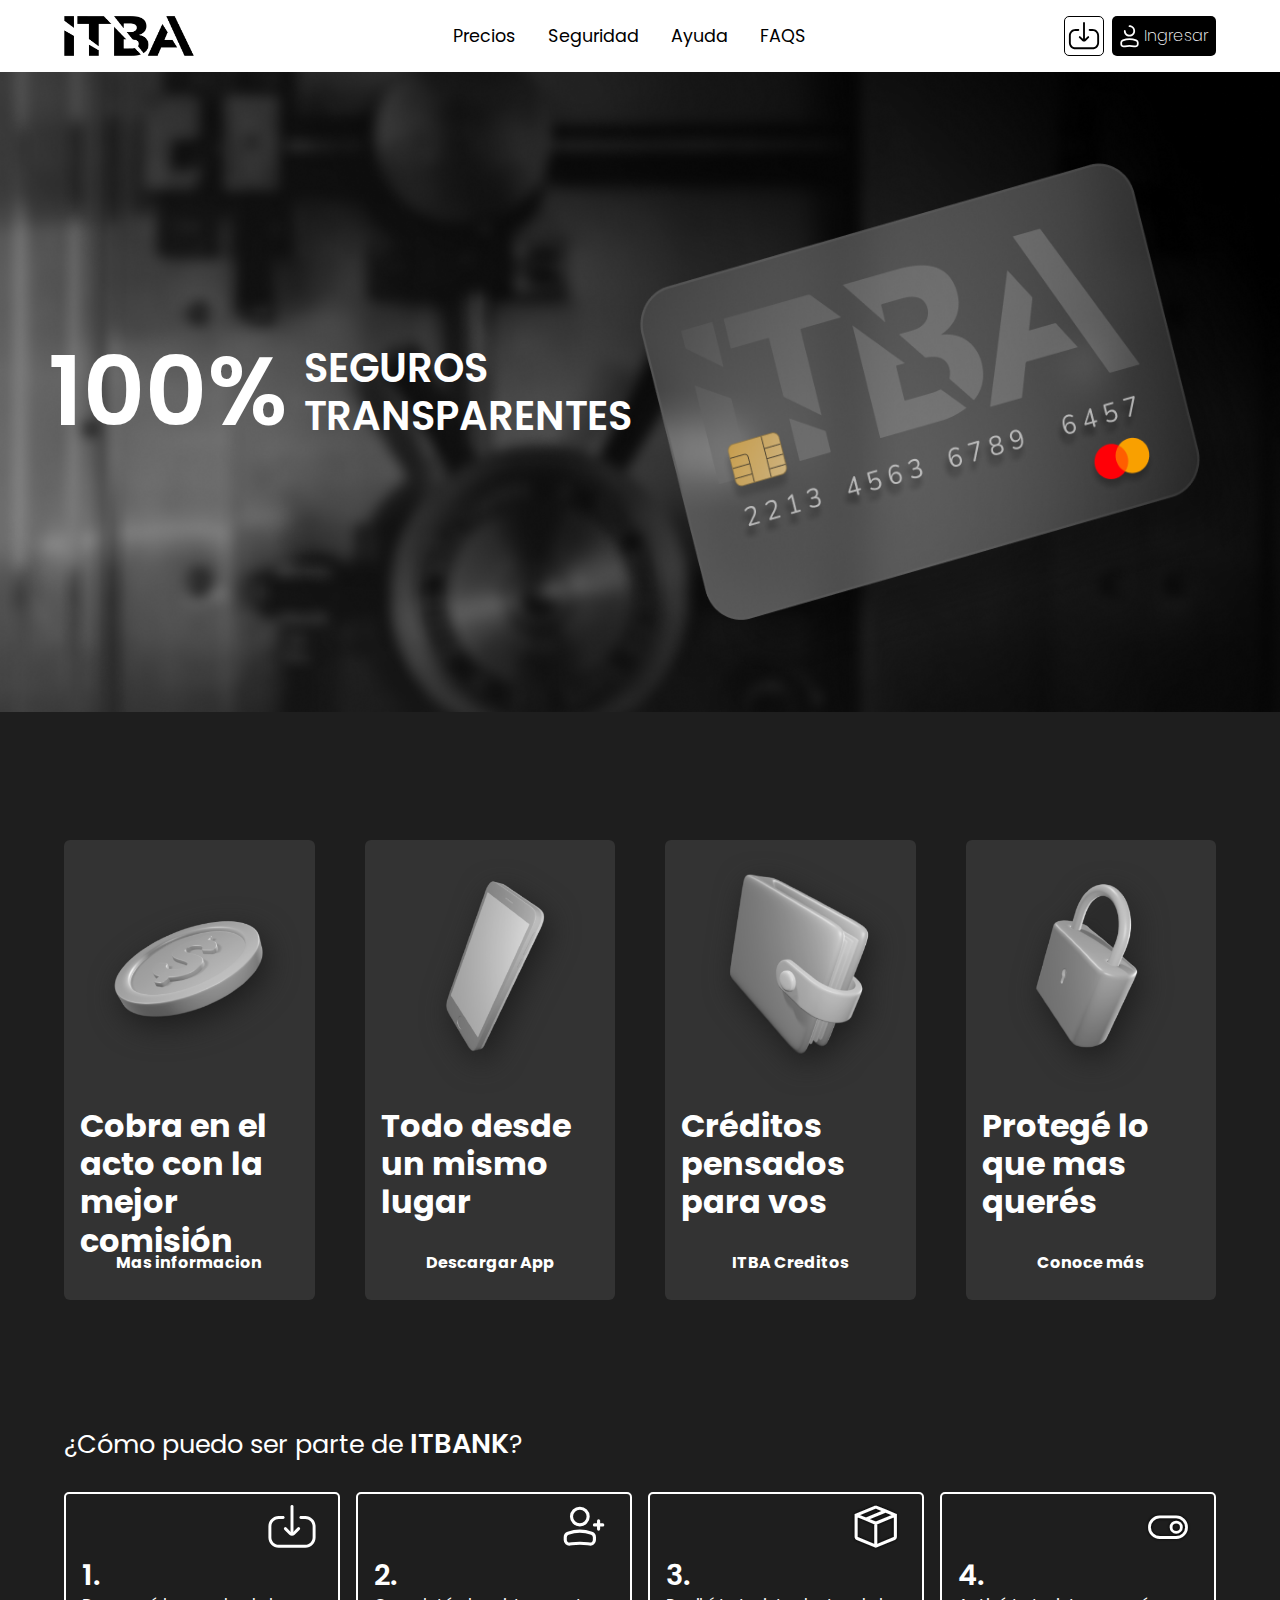
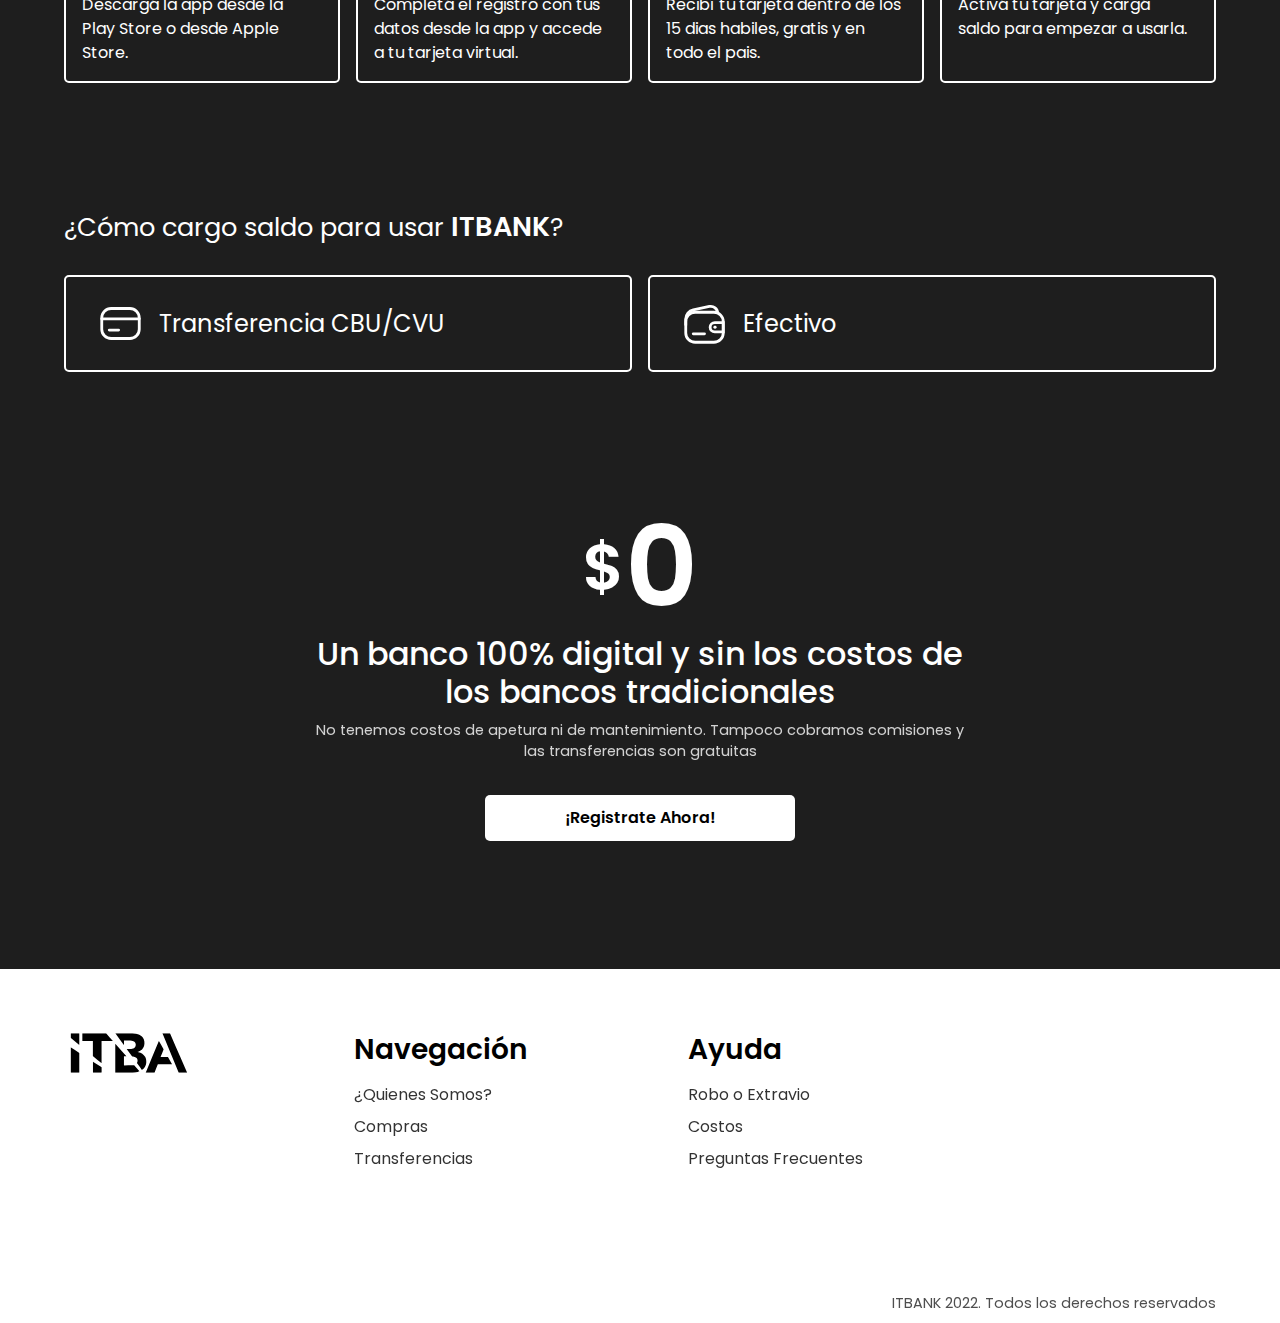
<file: entrega/index.html>
<!DOCTYPE html>
<html lang="es">
  <head>
    <meta charset="UTF-8" />
    <meta http-equiv="X-UA-Compatible" content="IE=edge" />
    <meta name="viewport" content="width=device-width, initial-scale=1.0" />
    <title>ITBANK</title>
    <link rel="icon" href="./Img/icons/ITBA-logo.svg" />
    <link
      rel="stylesheet"
      href="https://cdn.jsdelivr.net/npm/bootstrap@5.2.0-beta1/dist/css/bootstrap.min.css"
    />
    <link rel="preconnect" href="https://fonts.googleapis.com" />
    <link rel="preconnect" href="https://fonts.gstatic.com" crossorigin />
    <link
      href="https://fonts.googleapis.com/css2?family=Poppins:ital,wght@0,100;0,200;0,300;0,400;0,500;0,600;0,700;0,800;0,900;1,100;1,200;1,300;1,400;1,500;1,600;1,700;1,800;1,900&display=swap"
      rel="stylesheet"
    />
    <link rel="stylesheet" href="./css/style.css" />
  </head>
  <body>
    <!-- Nav -->
    <nav>
      <div class="nav-container">
        <div class="logo">
          <a href="./index.html">
            <img src="./Img/icon-itba-logo.png" alt="Logo ITBANK" />
          </a>
        </div>
        <div class="blanco"></div>
        <ul class="nav-links">
          <li><a href="">Precios</a></li>
          <li><a href="">Seguridad</a></li>
          <li><a href="">Ayuda</a></li>
          <li><a href="">FAQS</a></li>
        </ul>
        <div class="nav-btns">
          <button class="btn-descargar">
            <img src="./Img/icons/Download.svg" alt="" />
          </button>
          <a href="login.html">
            <button class="btn-ingresar">
              <img src="./Img/icons/User.svg" alt="" />
              Ingresar
            </button>
          </a>
        </div>
        <div class="bars" tabindex="0">
          <div class="bars-bar"></div>
        </div>
      </div>
    </nav>
    <!-- Header -->
    <header>
      <div class="header-img">
        <img src="./Img/Fondo-banco-ITBA.png" alt="" />
      </div>
      <div class="header-container">
        <div class="header-info">
          <h1 class="header-info-100">100%</h1>
          <h1 class="header-info-seguros">SEGUROS TRANSPARENTES</h1>
        </div>
        <div class="header-tarjeta">
          <img src="./Img/Tarjeta-ITBA-mirror.png" alt="" />
        </div>
      </div>
    </header>
    <!-- Cards -->
    <section class="cards">
      <div class="card-container">
        <div class="card">
          <div class="card-img">
            <img src="Img\card\Vector.png" class="card-img-top" />
          </div>
          <div class="card-body">
            <h5 class="card-title">Cobra en el acto con la mejor comisión</h5>
          </div>
          <a href="#" class="btn-primary">Mas informacion</a>
        </div>
        <div class="card">
          <div class="card-img">
            <img src="Img\card\Vector (3).png" class="card-img-top" />
          </div>
          <div class="card-body">
            <h5 class="card-title">Todo desde un mismo lugar</h5>
          </div>
          <a href="#" class="btn-primary">Descargar App</a>
        </div>
        <div class="card">
          <div class="card-img">
            <img src="Img\card\Vector (2).png" class="card-img-top" />
          </div>
          <div class="card-body">
            <h5 class="card-title">Créditos pensados para vos</h5>
          </div>
          <a href="#" class="btn-primary">ITBA Creditos</a>
        </div>
        <div class="card">
          <div class="card-img">
            <img src="Img\card\Vector (1).png" class="card-img-top" />
          </div>
          <div class="card-body">
            <h5 class="card-title">Protegé lo que mas querés</h5>
          </div>
          <a href="#" class="btn-primary">Conoce más</a>
        </div>
      </div>
    </section>
    <!-- Ser Parte Section -->
    <section class="ser-parte">
      <h2 class="subtitulo">
        ¿Cómo puedo ser parte de <span class="itbank">ITBANK</span>?
      </h2>
      <div class="parte-container">
        <div class="parte-section">
          <div class="parte-card">
            <h3 class="parte-num">1.</h3>
            <p>Descargá la app desde la Play Store o desde Apple Store.</p>
            <div class="parte-icon">
              <img src="./Img/icons/Download.svg" alt="" />
            </div>
          </div>
          <div class="parte-card">
            <h3 class="parte-num">2.</h3>
            <p>
              Completá el registro con tus datos desde la app y accede a tu
              tarjeta virtual.
            </p>
            <div class="parte-icon">
              <img src="./Img/icons/userPlus.svg" alt="" />
            </div>
          </div>
        </div>
        <div class="parte-section">
          <div class="parte-card">
            <h3 class="parte-num">3.</h3>
            <p>
              Recibí tu tarjeta dentro de los 15 dias habiles, gratis y en todo
              el pais.
            </p>
            <div class="parte-icon">
              <img src="./Img/icons/paquete.svg" alt="" />
            </div>
          </div>
          <div class="parte-card">
            <h3 class="parte-num">4.</h3>
            <p>Activá tu tarjeta y cargá saldo para empezar a usarla.</p>
            <div class="parte-icon">
              <img src="./Img/icons/btnOn.svg" alt="" />
            </div>
          </div>
        </div>
      </div>
    </section>
    <!-- Cargar Saldo Section -->
    <section class="cargar-saldo">
      <h2 class="subtitulo">
        ¿Cómo cargo saldo para usar <span class="itbank">ITBANK</span>?
      </h2>
      <div class="cargar-container">
        <div class="cargar-card">
          <div class="cargar-img">
            <img src="./Img/icons/tarjeta.svg" alt="" />
          </div>
          <p>Transferencia CBU/CVU</p>
        </div>
        <div class="cargar-card">
          <div class="cargar-img">
            <img src="./Img/icons/billetera.svg" alt="" />
          </div>
          <p>Efectivo</p>
        </div>
      </div>
    </section>
    <!-- Banco Digital Section -->
    <section class="banco-digital">
      <h2 class="cero-pesos"><span class="pesos">$</span>0</h2>
      <h2>
        Un banco 100% digital y sin los costos de los bancos tradicionales
      </h2>
      <p>
        No tenemos costos de apetura ni de mantenimiento. Tampoco cobramos
        comisiones y las transferencias son gratuitas
      </p>
      <a href="">
        <button class="btn-registrate">¡Registrate Ahora!</button>
      </a>
    </section>
    <!-- Footer -->
    <footer>
      <div class="footer-container">
        <div class="footer-section">
          <div class="logo">
            <img
              class="footer-logo"
              src="./Img/icons/ITBA-logo.svg"
              alt="Logo ITBANK"
            />
          </div>
          <div class="redes">
            <a href=""></a>
            <a href=""></a>
            <a href=""></a>
          </div>
        </div>
        <div class="footer-section">
          <h3>Navegación</h3>
          <ul>
            <li><a href="">¿Quienes Somos?</a></li>
            <li><a href="">Compras</a></li>
            <li><a href="">Transferencias</a></li>
          </ul>
        </div>
        <div class="footer-section">
          <h3>Ayuda</h3>
          <ul>
            <li><a href="">Robo o Extravio</a></li>
            <li><a href="">Costos</a></li>
            <li><a href="">Preguntas Frecuentes</a></li>
          </ul>
        </div>
        <div class="copyright">ITBANK 2022. Todos los derechos reservados</div>
      </div>
    </footer>
    <script src="./js/index.js"></script>
  </body>
</html>
</file>
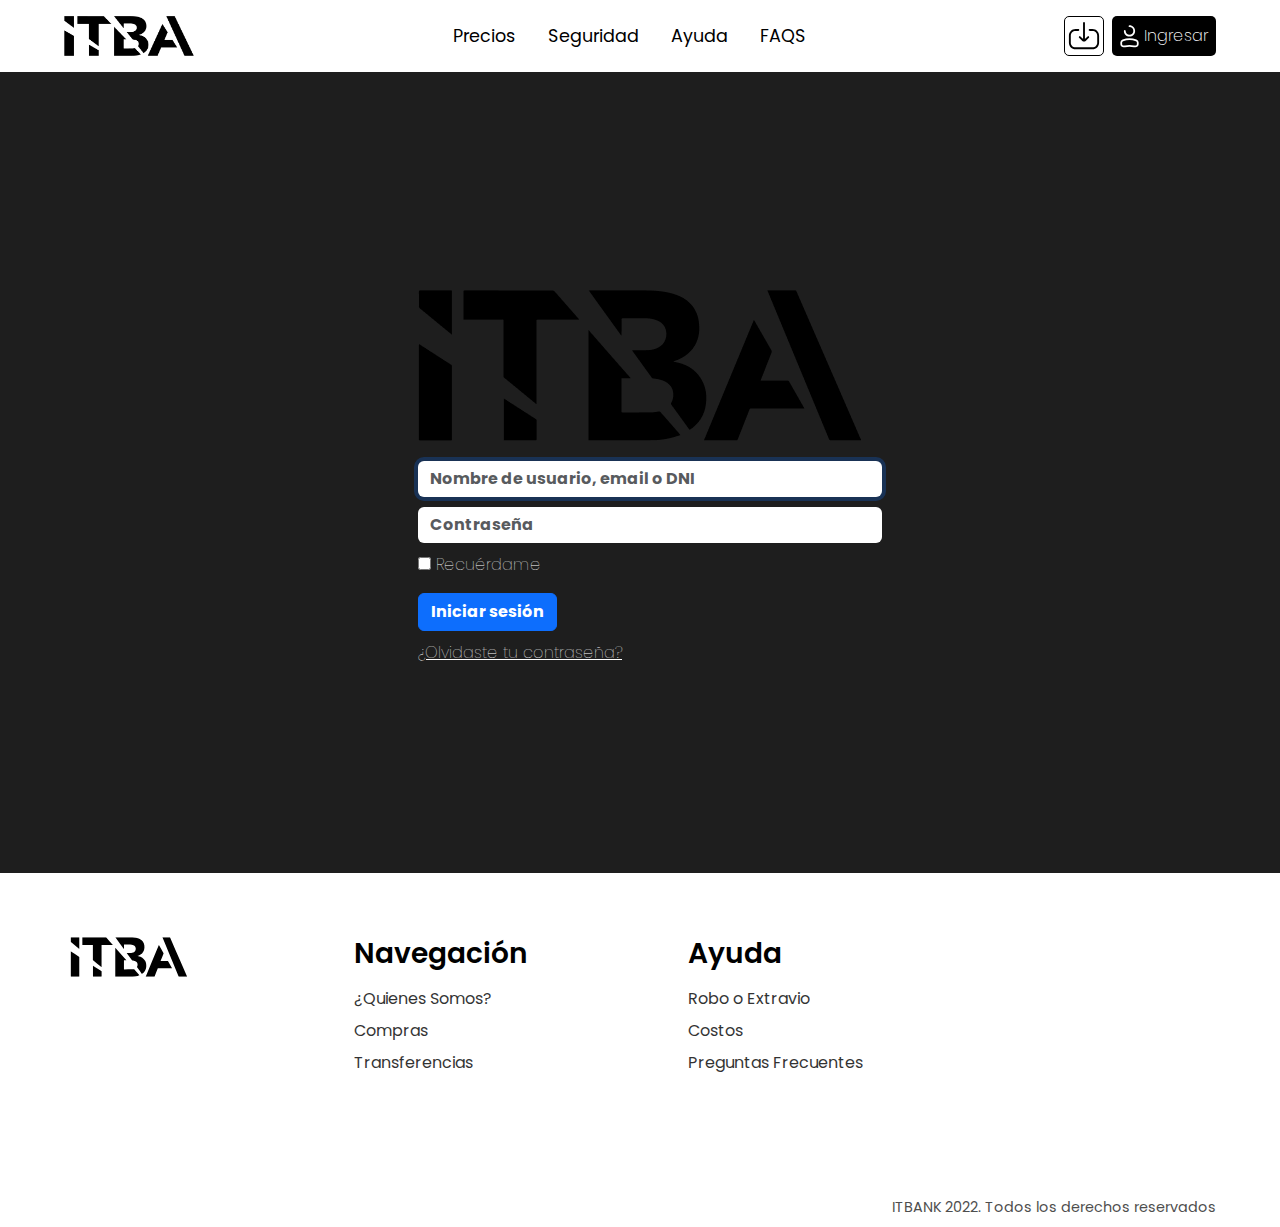
<file: entrega/login.html>
<!DOCTYPE html>
<html lang="es">
  <head>
    <meta charset="UTF-8" />
    <meta http-equiv="X-UA-Compatible" content="IE=edge" />
    <meta name="viewport" content="width=device-width, initial-scale=1.0" />
    <title>ITBANK</title>
    <link rel="icon" href="./Img/icons/ITBA-logo.svg" />
    <link
      rel="stylesheet"
      href="https://cdn.jsdelivr.net/npm/bootstrap@5.2.0-beta1/dist/css/bootstrap.min.css"
    />
    <link rel="preconnect" href="https://fonts.googleapis.com" />
    <link rel="preconnect" href="https://fonts.gstatic.com" crossorigin />
    <link
      href="https://fonts.googleapis.com/css2?family=Poppins:ital,wght@0,100;0,200;0,300;0,400;0,500;0,600;0,700;0,800;0,900;1,100;1,200;1,300;1,400;1,500;1,600;1,700;1,800;1,900&display=swap"
      rel="stylesheet"
    />
    <link rel="stylesheet" href="./css/style-login.css" />
  </head>
  <body class="body">
    <!-- Nav -->
    <nav>
      <div class="nav-container">
        <div class="logo">
          <a href="./index.html">
            <img src="./Img/icon-itba-logo.png" alt="Logo ITBANK" />
          </a>
        </div>
        <div class="blanco"></div>
        <ul class="nav-links">
          <li><a href="">Precios</a></li>
          <li><a href="">Seguridad</a></li>
          <li><a href="">Ayuda</a></li>
          <li><a href="">FAQS</a></li>
        </ul>
        <div class="nav-btns">
          <button class="btn-descargar">
            <img src="./Img/icons/Download.svg" alt="" />
          </button>
          <a href="./html/login.html">
            <button class="btn-ingresar">
              <img src="./Img/icons/User.svg" alt="" />
              Ingresar
            </button>
          </a>
        </div>
        <div class="bars" tabindex="0">
          <div class="bars-bar"></div>
        </div>
      </div>
    </nav>
    <section class="flex-container">
      <div class="container-form">
        <!-- Form -->
        <div class="form-signin">
          <form>
            <img src="Img\icon-itba-logo.png" alt="20px" style="margin: 10px" />
            <input
              class="form-control"
              placeholder="Nombre de usuario, email o DNI"
              required
              autofocus
            />
            <input class="form-control" placeholder="Contraseña" required />
            <div class="checkbox mb-3">
              <label>
                <input type="checkbox" value="remember-me" /> Recuérdame
              </label>
            </div>
            <a
              href="#"
              class="btn btn-primary"
              role="button"
              aria-disabled="true"
              >Iniciar sesión</a
            >
            <a href="#" class="btn-secondary" role="button" aria-disabled="true"
              >¿Olvidaste tu contraseña?</a
            >
          </form>
        </div>
        <!-- Img-Form -->
        <div class="img-form">
          <div class="header-img">
            <img src="./Img/Fondo-banco-ITBA.png" alt="" />
          </div>
          <div class="header-info">
            <h1 class="header-info-100">100%</h1>
            <h1 class="header-info-seguros">SEGUROS TRANSPARENTES</h1>
          </div>
          <div class="header-tarjeta">
            <img src="./Img/Tarjeta-ITBA-mirror.png" alt="" />
          </div>
        </div>
      </div>
    </section>

    <!-- Footer -->
    <footer>
      <div class="footer-container">
        <div class="footer-section">
          <div class="logo">
            <img
              class="footer-logo"
              src="./Img/icons/ITBA-logo.svg"
              alt="Logo ITBANK"
            />
          </div>
          <div class="redes">
            <a href=""></a>
            <a href=""></a>
            <a href=""></a>
          </div>
        </div>
        <div class="footer-section">
          <h3>Navegación</h3>
          <ul>
            <li><a href="">¿Quienes Somos?</a></li>
            <li><a href="">Compras</a></li>
            <li><a href="">Transferencias</a></li>
          </ul>
        </div>
        <div class="footer-section">
          <h3>Ayuda</h3>
          <ul>
            <li><a href="">Robo o Extravio</a></li>
            <li><a href="">Costos</a></li>
            <li><a href="">Preguntas Frecuentes</a></li>
          </ul>
        </div>
        <div class="copyright">ITBANK 2022. Todos los derechos reservados</div>
      </div>
    </footer>
    <script src="./js/index.js"></script>
  </body>
</html>
</file>
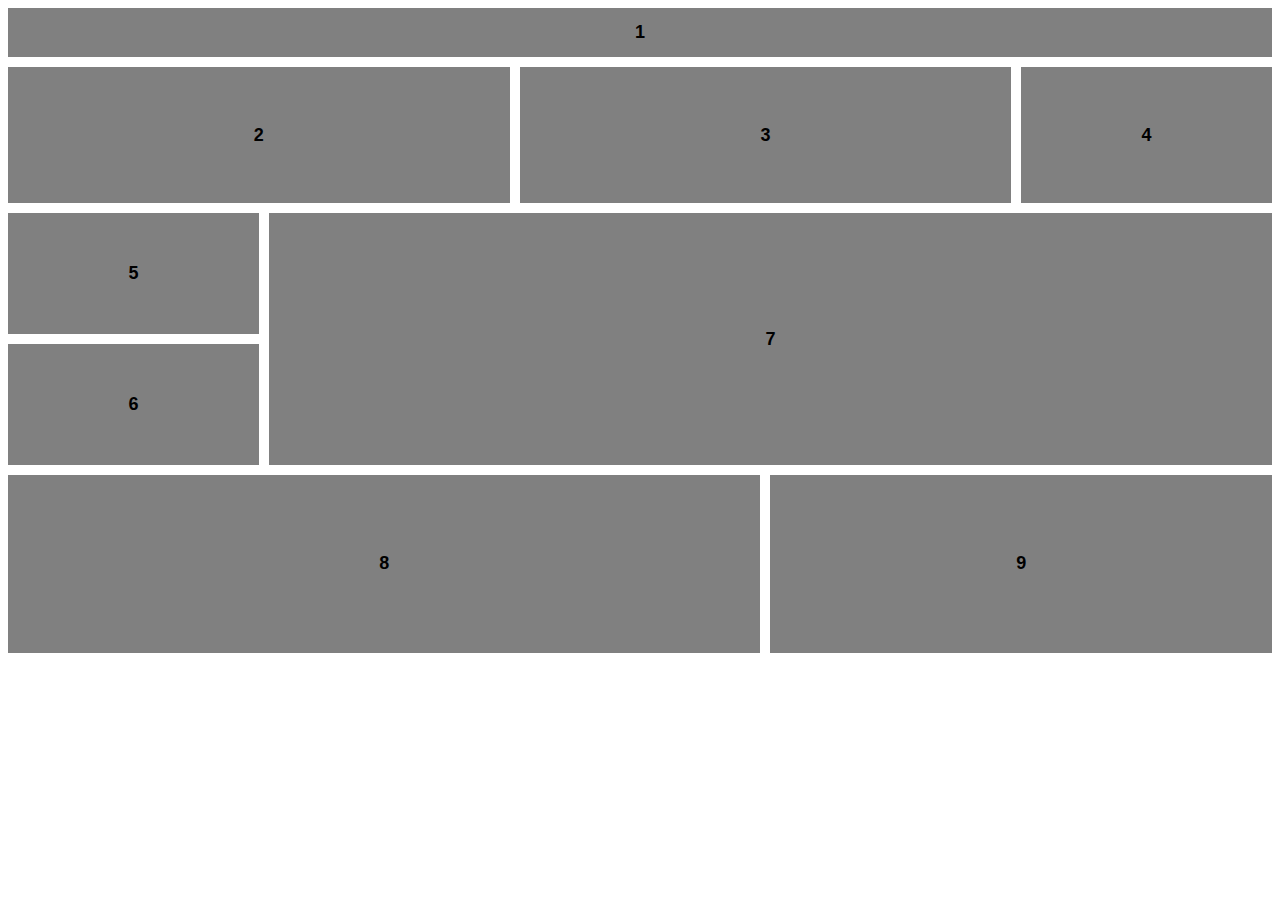
<file: lesson-4/layout-class-4.html>
<!DOCTYPE html>
<html lang="en">
  <head>
    <meta charset="UTF-8" />
    <meta http-equiv="X-UA-Compatible" content="IE=edge" />
    <meta name="viewport" content="width=device-width, initial-scale=1.0" />
    <title>LAYOUT</title>
    <link href="layout-class-4.css" rel="stylesheet" />
  </head>
  <body>
    <div class="container">
      <div class="box1">1</div>
      <div class="box2">2</div>
      <div class="box3">3</div>
      <div class="box4">4</div>
      <div class="box5">5</div>
      <div class="box6">6</div>
      <div class="box7">7</div>
      <div class="box8">8</div>
      <div class="box9">9</div>
    </div>
  </body>
</html>
</file>
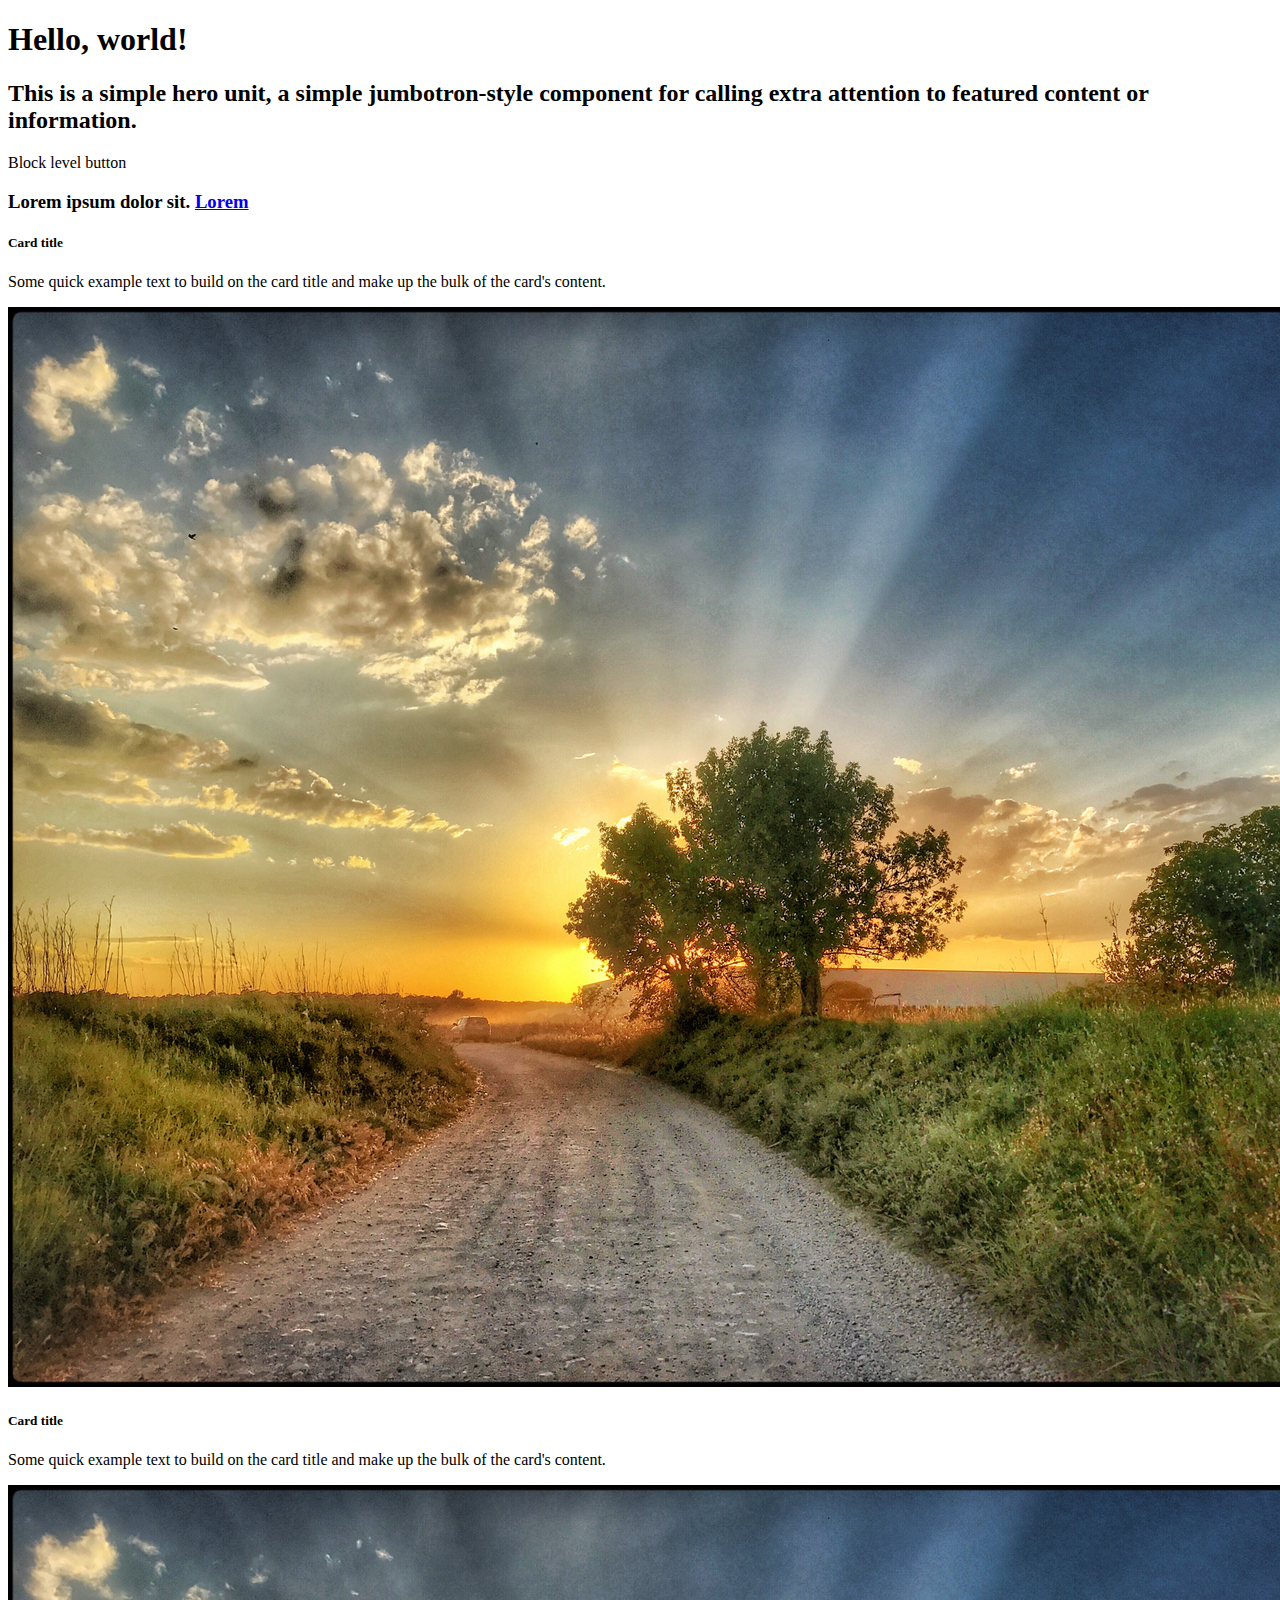
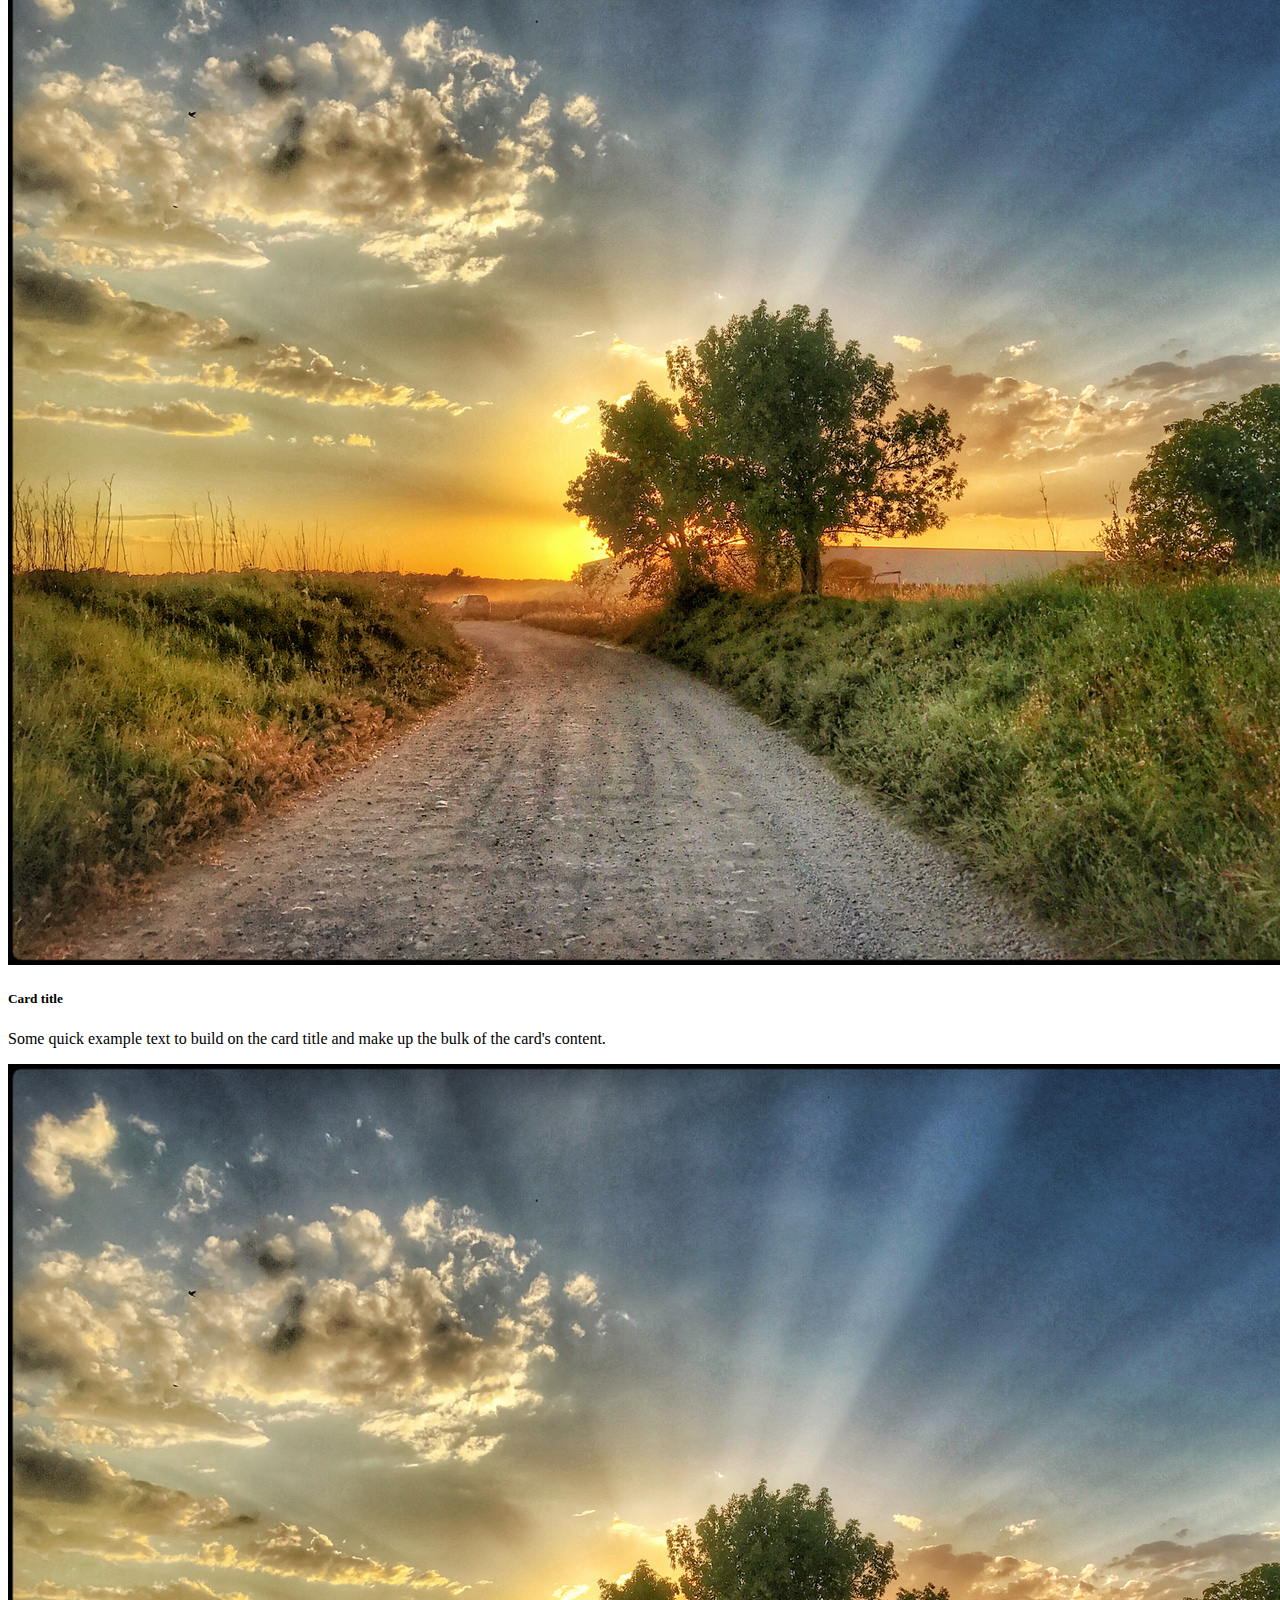
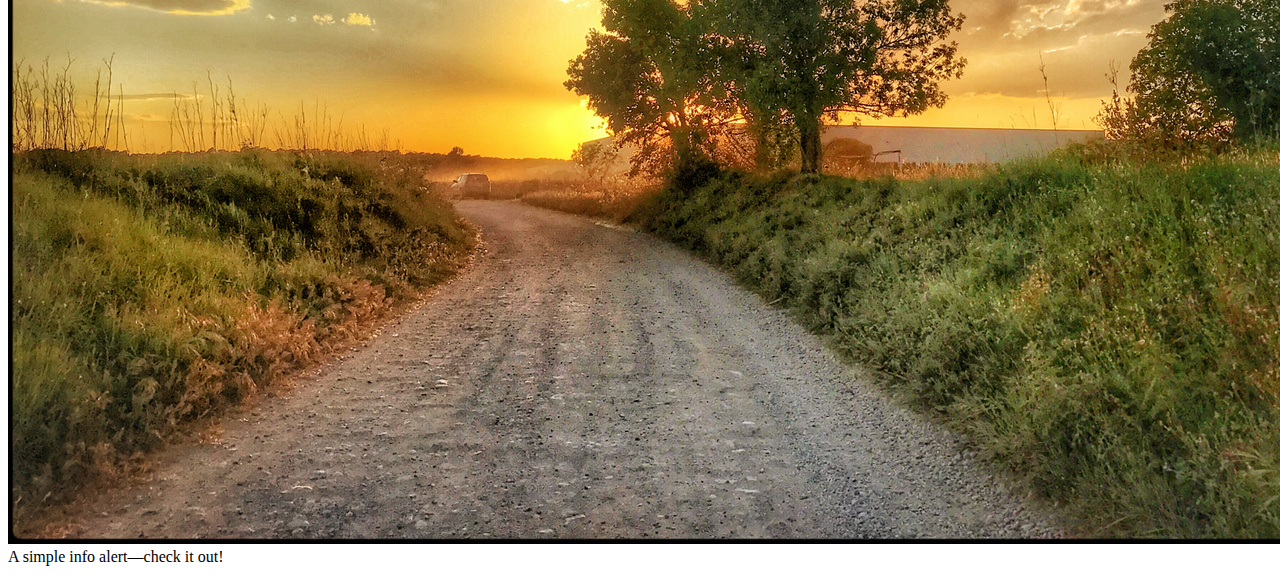
<file: lesson-5/frameworks1.html>
<!DOCTYPE html>
<html lang="en">
  <head>
    <meta charset="utf-8" />
    <meta
      name="viewport"
      content="width=device-width, initial-scale=1, shrink-to-fit=no"
    />
    <link
      rel="stylesheet"
      href="https://cdn.jsdelivr.net/npm/bootstrap@4.6.1/dist/css/bootstrap.min.css"
      integrity="sha384-zCbKRCUGaJDkqS1kPbPd7TveP5iyJE0EjAuZQTgFLD2ylzuqKfdKlfG/eSrtxUkn"
      crossorigin="anonymous"
    />
    <title>frameworks1</title>
  </head>
  <body>
    <div class="container">
      <div class="jumbotron">
        <h1 class="display-4">Hello, world!</h1>
        <h2>
          This is a simple hero unit, a simple jumbotron-style component for
          calling extra attention to featured content or information.
        </h2>
        <a type="button" class="btn btn-primary btn-lg btn-block"
          >Block level button</a
        >
      </div>
      <h3>
        Lorem ipsum dolor sit.
        <a href="#">Lorem</a>
      </h3>
      <div class="row">
        <div class="col-4">
          <div class="card-body">
            <h5 class="card-title">Card title</h5>
            <p class="card-text">
              Some quick example text to build on the card title and make up the
              bulk of the card's content.
            </p>
            <img src="atardeceres.jpg" class="img-thumbnail img-responsive" />
          </div>
        </div>
        <div class="col-4">
          <div class="card-body">
            <h5 class="card-title">Card title</h5>
            <p class="card-text">
              Some quick example text to build on the card title and make up the
              bulk of the card's content.
            </p>
            <img src="atardeceres.jpg" class="img-thumbnail img-responsive" />
          </div>
        </div>
        <div class="col-4">
          <div class="card-body">
            <h5 class="card-title">Card title</h5>
            <p class="card-text">
              Some quick example text to build on the card title and make up the
              bulk of the card's content.
            </p>
            <img src="atardeceres.jpg" class="img-thumbnail img-responsive" />
          </div>
        </div>
      </div>
      <div class="alert alert-info" role="alert">
        A simple info alert—check it out!
      </div>
    </div>

    <script
      src="https://cdn.jsdelivr.net/npm/jquery@3.5.1/dist/jquery.slim.min.js"
      integrity="sha384-DfXdz2htPH0lsSSs5nCTpuj/zy4C+OGpamoFVy38MVBnE+IbbVYUew+OrCXaRkfj"
      crossorigin="anonymous"
    ></script>
    <script
      src="https://cdn.jsdelivr.net/npm/bootstrap@4.6.1/dist/js/bootstrap.bundle.min.js"
      integrity="sha384-fQybjgWLrvvRgtW6bFlB7jaZrFsaBXjsOMm/tB9LTS58ONXgqbR9W8oWht/amnpF"
      crossorigin="anonymous"
    ></script>
  </body>
</html>
</file>
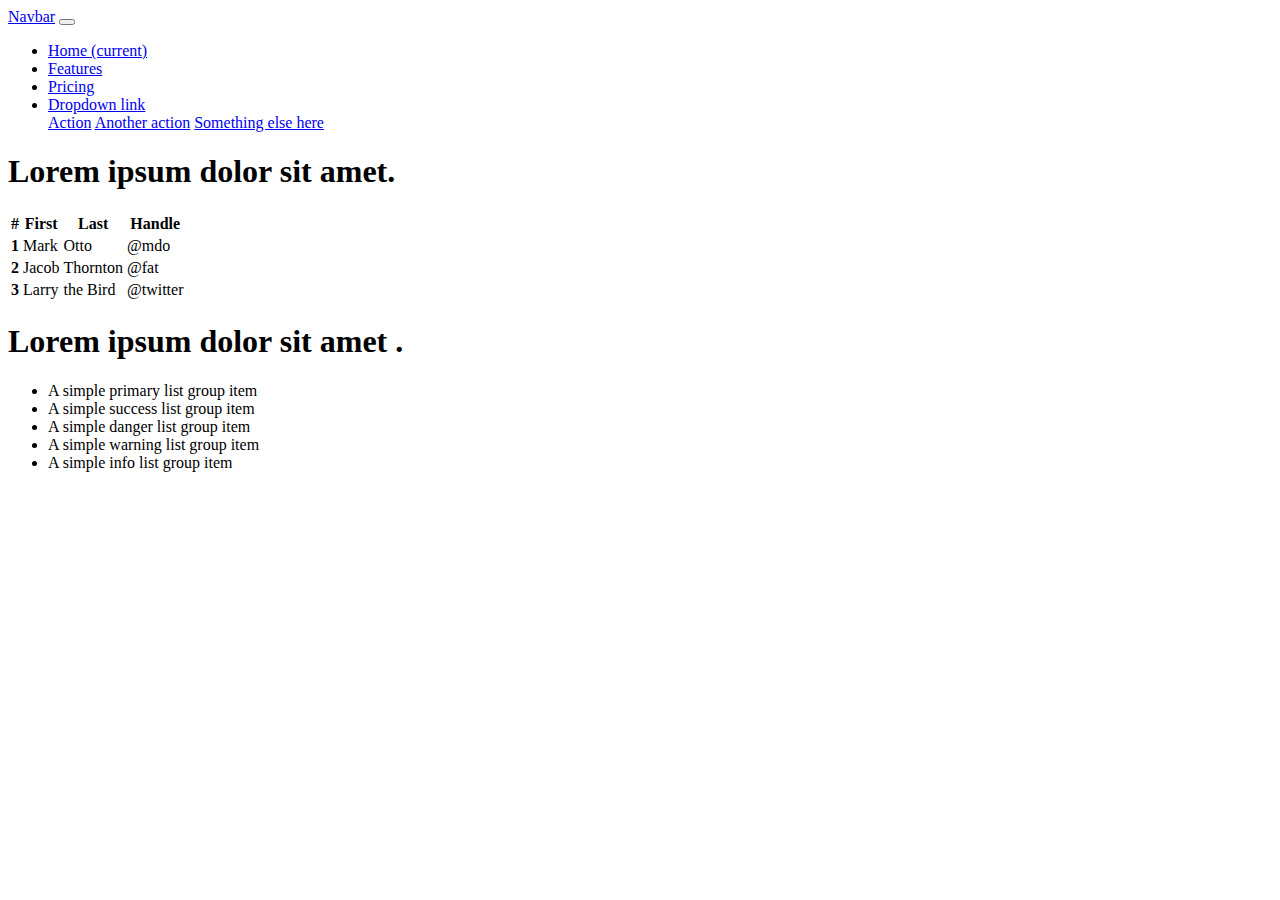
<file: lesson-5/frameworks2.html>
<!DOCTYPE html>
<html lang="en">
  <head>
    <meta charset="utf-8" />
    <meta
      name="viewport"
      content="width=device-width, initial-scale=1, shrink-to-fit=no"
    />
    <link
      rel="stylesheet"
      href="https://cdn.jsdelivr.net/npm/bootstrap@4.6.1/dist/css/bootstrap.min.css"
      integrity="sha384-zCbKRCUGaJDkqS1kPbPd7TveP5iyJE0EjAuZQTgFLD2ylzuqKfdKlfG/eSrtxUkn"
      crossorigin="anonymous"
    />
    <title>framework</title>
  </head>
  <body>
    <script
      src="https://cdn.jsdelivr.net/npm/jquery@3.5.1/dist/jquery.slim.min.js"
      integrity="sha384-DfXdz2htPH0lsSSs5nCTpuj/zy4C+OGpamoFVy38MVBnE+IbbVYUew+OrCXaRkfj"
      crossorigin="anonymous"
    ></script>
    <script
      src="https://cdn.jsdelivr.net/npm/bootstrap@4.6.1/dist/js/bootstrap.bundle.min.js"
      integrity="sha384-fQybjgWLrvvRgtW6bFlB7jaZrFsaBXjsOMm/tB9LTS58ONXgqbR9W8oWht/amnpF"
      crossorigin="anonymous"
    ></script>
    <nav class="navbar navbar-expand-lg navbar-light bg-light">
      <a class="navbar-brand" href="#">Navbar</a>
      <button
        class="navbar-toggler"
        type="button"
        data-toggle="collapse"
        data-target="#navbarNavDropdown"
        aria-controls="navbarNavDropdown"
        aria-expanded="false"
        aria-label="Toggle navigation"
      >
        <span class="navbar-toggler-icon"></span>
      </button>
      <div class="collapse navbar-collapse" id="navbarNavDropdown">
        <ul class="navbar-nav">
          <li class="nav-item active">
            <a class="nav-link" href="#"
              >Home <span class="sr-only">(current)</span></a
            >
          </li>
          <li class="nav-item">
            <a class="nav-link" href="#">Features</a>
          </li>
          <li class="nav-item">
            <a class="nav-link" href="#">Pricing</a>
          </li>
          <li class="nav-item dropdown">
            <a
              class="nav-link dropdown-toggle"
              href="#"
              id="navbarDropdownMenuLink"
              role="button"
              data-toggle="dropdown"
              aria-expanded="false"
            >
              Dropdown link
            </a>
            <div class="dropdown-menu" aria-labelledby="navbarDropdownMenuLink">
              <a class="dropdown-item" href="#">Action</a>
              <a class="dropdown-item" href="#">Another action</a>
              <a class="dropdown-item" href="#">Something else here</a>
            </div>
          </li>
        </ul>
      </div>
    </nav>
    <div class="container">
      <h1>Lorem ipsum dolor sit amet.</h1>
      <table class="table">
        <thead>
          <tr>
            <th scope="col">#</th>
            <th scope="col">First</th>
            <th scope="col">Last</th>
            <th scope="col">Handle</th>
          </tr>
        </thead>
        <tbody>
          <tr>
            <th scope="row">1</th>
            <td>Mark</td>
            <td>Otto</td>
            <td>@mdo</td>
          </tr>
          <tr>
            <th scope="row">2</th>
            <td>Jacob</td>
            <td>Thornton</td>
            <td>@fat</td>
          </tr>
          <tr>
            <th scope="row">3</th>
            <td>Larry</td>
            <td>the Bird</td>
            <td>@twitter</td>
          </tr>
        </tbody>
      </table>
      <h1>Lorem ipsum dolor sit amet .</h1>
      <ul class="list-group">
        <li class="list-group-item list-group-item-primary">
          A simple primary list group item
        </li>
        <li class="list-group-item list-group-item-success">
          A simple success list group item
        </li>
        <li class="list-group-item list-group-item-danger">
          A simple danger list group item
        </li>
        <li class="list-group-item list-group-item-warning">
          A simple warning list group item
        </li>
        <li class="list-group-item list-group-item-info">
          A simple info list group item
        </li>
      </ul>
    </div>
  </body>
</html>
</file>
<file: entrega/css/style.css>
*,
*::after,
*::before {
  margin: 0;
  padding: 0;
  box-sizing: border-box;
}

:root {
  --bgColor: #1e1e1e;
  --textColor: white;
}

body {
  background-color: var(--bgColor);
  font-family: "Poppins", sans-serif;
}

section {
  margin: 8rem 0;
  padding: 0 4rem;
  max-width: 90rem;
}

.subtitulo {
  margin-bottom: 2rem;
  font-size: 1.6rem;
  font-weight: 400;
  color: var(--textColor);
}

.itbank {
  font-weight: 600;
  font-size: 1.7rem;
}

/*******/
/* Nav */
/*******/

nav {
  background-color: white;
}

.nav-container {
  position: relative;
  display: flex;
  justify-content: space-between;
  align-items: center;
  margin-inline: auto;
  padding: 1rem 4rem;
  max-width: 90rem;
}

.blanco {
  position: absolute;
  top: 0;
  left: 50%;
  transform: translateX(-50%);
  display: none;
  width: 20rem;
  height: 4.5rem;
  background-color: white;
  z-index: 6;
}

.nav-links {
  display: flex;
  margin: 0;
  padding: 0;
  list-style-type: none;
}

.nav-links li {
  position: relative;
  margin-inline: 1rem;
}

.nav-links a::after {
  content: "";
  position: absolute;
  left: 0;
  bottom: -3px;
  width: 100%;
  height: 2px;
  background-color: black;
  transform: scaleX(0);
  transform-origin: right;
  transition: transform 400ms ease;
}

.nav-links a:hover::after {
  transform: scaleX(1);
  transform-origin: left;
  transition: transform 400ms ease;
}

.nav-links a {
  color: black;
  font-size: 1.1rem;
  text-decoration: none;
}

.logo {
  position: relative;
  width: 130px;
  height: 40px;
  z-index: 7;
}

.logo img {
  width: 100%;
  height: 100%;
}

.nav-btns {
  display: flex;
  align-items: center;
  gap: 0.5rem;
}

.btn-descargar {
  display: flex;
  align-items: center;
  justify-content: center;
  padding: 0.5rem;
  height: 2.5rem;
  width: 2.5rem;
  border: 1px solid black;
  border-radius: 5px;
  background-color: white;
}

.btn-descargar img {
  width: 2rem;
}

.btn-ingresar {
  padding: 0.5rem;
  border: none;
  border-radius: 5px;
  background-color: black;
  color: white;
  font-weight: 200;
}

.bars {
  position: relative;
  display: none;
  align-items: center;
  height: 22px;
  cursor: pointer;
  z-index: 7;
}

.bars-bar,
.bars::after,
.bars::before {
  width: 30px;
  height: 4px;
  background-color: black;
  border-radius: 10px;
  transition: transform ease-in 200ms;
}

.bars::after {
  content: "";
  position: absolute;
  top: 0;
}

.bars::before {
  content: "";
  position: absolute;
  bottom: 0;
}

/**********/
/* Header */
/**********/

header {
  position: relative;
  width: 100%;
}

.header-container {
  position: relative;
  margin-inline: auto;
  max-width: 90rem;
  height: 40rem;
  overflow: hidden;
}

.header-img {
  position: absolute;
  left: 0;
  top: 0;
  width: 100%;
  height: 100%;
}

.header-img img {
  width: 100%;
  height: 100%;
  object-fit: cover;
}

.header-info {
  position: absolute;
  top: 50%;
  left: 3rem;
  transform: translateY(-50%);
  display: flex;
  align-items: center;
  gap: 1rem;
  color: white;
  z-index: 2;
}

.header-info h1 {
  margin: 0;
  font-weight: 600;
}

.header-info-100 {
  font-size: 6rem;
}

.header-info-seguros {
  width: 22rem;
}

.header-tarjeta {
  position: absolute;
  bottom: 50%;
  right: 0;
  transform: translateY(50%);
  width: 45rem;
  height: 45rem;
}

.header-tarjeta img {
  width: 100%;
  height: 100%;
}

/*********/
/* Cards */
/*********/

.cards {
  margin-inline: auto;
}

.card-container {
  display: flex;
  justify-content: center;
  align-items: center;
  gap: 50px;
}

.card {
  width: 350px;
  display: flex;
  background-color: #333333;
  border: none;
  align-items: center;
  cursor: pointer;
}

.card-body {
  height: 160px;
}

.card-img {
  filter: drop-shadow(5px 10px 15px #1e1e1e);
}

.card h5 {
  color: white;
  font-weight: bolder;
  font-size: 2rem;
}

.btn-primary {
  color: white;
  font-weight: bolder;
  margin-bottom: 25px;
  text-decoration: none;
}

/*********************/
/* Ser Parte Section */
/*********************/

.ser-parte {
  color: var(--textColor);
  margin-inline: auto;
}

.parte-container {
  display: flex;
  gap: 1rem;
}

.parte-section {
  display: flex;
  justify-content: center;
  gap: 1rem;
  width: 50%;
}

.parte-card {
  position: relative;
  padding: 4rem 1.3rem 1rem 1rem;
  border: 2px solid var(--textColor);
  width: 50%;
  border-radius: 5px;
}

.parte-num {
  margin: 0;
  font-weight: 600;
  font-size: 1.8rem;
}

.parte-card p {
  margin: 0;
  font-size: 1rem;
}

.parte-icon {
  position: absolute;
  top: 0.5rem;
  right: 1.3rem;
  width: 50px;
  height: 50px;
  filter: invert(100%);
}

.parte-icon img {
  width: 100%;
  height: 100%;
}

/************************/
/* Cargar Saldo Section */
/************************/

.cargar-saldo {
  margin-inline: auto;
}

.cargar-container {
  display: flex;
  justify-content: center;
  align-items: center;
  gap: 1rem;
  color: var(--textColor);
}

.cargar-card {
  display: flex;
  align-items: center;
  gap: 1rem;
  padding: 1.5rem 2rem;
  border: 2px solid var(--textColor);
  border-radius: 5px;
  width: 50%;
}

.cargar-img {
  display: flex;
  justify-content: center;
  align-items: center;
  width: 45px;
  height: 45px;
}

.cargar-img img {
  width: 100%;
  height: 100%;
}

.cargar-card p {
  margin: 0;
  font-size: 1.5rem;
}

/*************************/
/* Banco Digital Section */
/*************************/

.banco-digital {
  margin-inline: auto;
  max-width: 50rem;
  text-align: center;
  color: var(--textColor);
}

.cero-pesos {
  display: flex;
  justify-content: center;
  align-items: center;
  margin: 0;
  font-size: 7rem;
  font-weight: 600;
}

.pesos {
  font-size: 4rem;
}

.banco-digital p {
  font-size: 0.9rem;
  opacity: 0.8;
}

.btn-registrate {
  margin-top: 1rem;
  padding: 0.7rem 5rem;
  border: none;
  border-radius: 5px;
  background-color: var(--textColor);
  font-weight: 600;
  transition: transform ease-in 150ms;
}

.btn-registrate:hover {
  transform: scale(1.03);
  transition: transform ease-in 150ms;
}

/**********/
/* Footer */
/**********/

footer {
  margin-top: 5rem;
  padding: 4rem 0 6rem 0;
  width: 100%;
  background-color: var(--textColor);
  color: black;
}

.footer-container {
  position: relative;
  display: flex;
  flex-wrap: wrap;
  margin-inline: auto;
  padding-inline: 4rem;
  max-width: 90rem;
  height: 100%;
}

.footer-section {
  margin-bottom: 2.5rem;
}

.footer-section:nth-child(1) {
  margin-bottom: 4rem;
}

.footer-section:nth-child(1),
.footer-section:nth-child(2) {
  margin-right: 10rem;
}

.footer-section h3 {
  font-weight: 600;
}

.footer-section ul {
  margin-top: 1rem;
  padding: 0;
  list-style-type: none;
}

.footer-section li {
  margin-bottom: 0.5rem;
}

.footer-section li a {
  position: relative;
  color: black;
  opacity: 0.8;
  text-decoration: none;
}

.footer-section li a::after {
  content: "";
  position: absolute;
  left: 0;
  bottom: -3px;
  width: 100%;
  height: 2px;
  background-color: black;
  transform: scaleX(0);
  transform-origin: right;
  transition: transform 400ms ease;
}

.footer-section li a:hover::after {
  transform: scaleX(1);
  transform-origin: left;
  transition: transform 400ms ease;
}

.copyright {
  position: absolute;
  right: 4rem;
  bottom: -5.5rem;
  color: rgb(34, 34, 34);
  font-size: 0.9rem;
  opacity: 0.8;
}

/*****************/
/* Media Queries */
/*****************/

@media (max-width: 984px) {
  .cargar-card {
    height: 8rem;
  }
}

@media (max-width: 950px) {
  section {
    padding: 0 1.5rem;
  }

  .nav-container {
    padding: 1rem 1.5rem;
  }

  .header-info {
    top: 3.5rem;
    left: 50%;
    transform: translateX(-50%);
  }

  .header-tarjeta {
    bottom: -7rem;
    right: 50%;
    transform: translateX(50%);
  }

  .parte-container {
    flex-wrap: wrap;
  }

  .card-container {
    flex-wrap: wrap;
  }

  .parte-section {
    width: initial;
  }

  .footer-container {
    padding-inline: 1.5rem;
  }

  .copyright {
    right: 1.5rem;
  }
}

@media (max-width: 931px) {
  .footer-section:nth-child(1) {
    margin-right: 30rem;
  }
}

@media (max-width: 800px) {
  .blanco {
    display: initial;
  }

  .nav-links {
    position: absolute;
    top: 0;
    left: 0;
    flex-direction: column;
    align-items: center;
    gap: 1rem;
    padding: 1rem 0;
    width: 100%;
    background-color: white;
    transform: translateY(-16rem);
    transition: transform ease-in 400ms;
    z-index: 5;
  }

  .links-active {
    transform: translateY(4.5rem);
    transition: transform ease-in 400ms;
  }

  .nav-btns {
    position: absolute;
    top: 0;
    left: 0;
    justify-content: center;
    padding: 1rem 0;
    width: 100%;
    background-color: white;
    transform: translateY(-4.5rem);
    transition: transform ease-in 400ms;
    z-index: 5;
  }

  .btns-active {
    transform: translateY(16rem);
    transition: transform ease-in 400ms;
  }

  .bars {
    display: flex;
  }

  .bars-active .bars-bar {
    transform: rotate(-45deg);
    transition: transform ease-in 200ms;
  }

  .bars-active::after {
    transform: translateY(9px) rotate(-45deg);
    transition: transform ease-in 200ms;
  }

  .bars-active::before {
    transform: translateY(-9px) rotate(45deg);
    transition: transform ease-in 200ms;
  }
}

@media (max-width: 671px) {
  .header-info {
    gap: 0;
    flex-wrap: wrap;
    top: 3rem;
  }

  .header-tarjeta {
    bottom: -5rem;
    width: 38rem;
    height: 38rem;
  }

  .cargar-container {
    flex-direction: column;
  }

  .cargar-card {
    height: initial;
    width: 100%;
  }

  .footer-section:nth-child(1) {
    margin-right: 10rem;
  }
}

@media (max-width: 500px) {
  .header-info {
    width: 15rem;
  }
}
</file>
<file: entrega/css/style-login.css>
*,
*::after,
*::before {
  margin: 0;
  padding: 0;
  box-sizing: border-box;
}

:root {
  --bgColor: #1e1e1e;
  --textColor: white;
}

body {
  background-color: var(--bgColor);
  font-family: "Poppins", sans-serif;
}

section {
  margin: 8rem 0;
  padding: 0 4rem;
  max-width: 90rem;
}

.subtitulo {
  margin-bottom: 2rem;
  font-size: 1.6rem;
  font-weight: 400;
  color: var(--textColor);
}

.itbank {
  font-weight: 600;
  font-size: 1.7rem;
}

/*******/
/* Nav */
/*******/

nav {
  background-color: white;
}

.nav-container {
  position: relative;
  display: flex;
  justify-content: space-between;
  align-items: center;
  margin-inline: auto;
  padding: 1rem 4rem;
  max-width: 90rem;
}

.blanco {
  position: absolute;
  top: 0;
  left: 50%;
  transform: translateX(-50%);
  display: none;
  width: 20rem;
  height: 4.5rem;
  background-color: white;
  z-index: 6;
}

.nav-links {
  display: flex;
  margin: 0;
  padding: 0;
  list-style-type: none;
}

.nav-links li {
  position: relative;
  margin-inline: 1rem;
}

.nav-links a::after {
  content: "";
  position: absolute;
  left: 0;
  bottom: -3px;
  width: 100%;
  height: 2px;
  background-color: black;
  transform: scaleX(0);
  transform-origin: right;
  transition: transform 400ms ease;
}

.nav-links a:hover::after {
  transform: scaleX(1);
  transform-origin: left;
  transition: transform 400ms ease;
}

.nav-links a {
  color: black;
  font-size: 1.1rem;
  text-decoration: none;
}

.logo {
  position: relative;
  width: 130px;
  height: 40px;
  z-index: 7;
}

.logo img {
  width: 100%;
  height: 100%;
}

.nav-btns {
  display: flex;
  align-items: center;
  gap: 0.5rem;
}

.btn-descargar {
  display: flex;
  align-items: center;
  justify-content: center;
  padding: 0.5rem;
  height: 2.5rem;
  width: 2.5rem;
  border: 1px solid black;
  border-radius: 5px;
  background-color: white;
}

.btn-descargar img {
  width: 2rem;
}

.btn-ingresar {
  padding: 0.5rem;
  border: none;
  border-radius: 5px;
  background-color: black;
  color: white;
  font-weight: 200;
}

.bars {
  position: relative;
  display: none;
  align-items: center;
  height: 22px;
  cursor: pointer;
  z-index: 7;
}

.bars-bar,
.bars::after,
.bars::before {
  width: 30px;
  height: 4px;
  background-color: black;
  border-radius: 10px;
  transition: transform ease-in 200ms;
}

.bars::after {
  content: "";
  position: absolute;
  top: 0;
}

.bars::before {
  content: "";
  position: absolute;
  bottom: 0;
}

/********/
/* Form */
/********/

.flex-container {
  margin-inline: auto;
}

.container-form {
  display: flex;
  justify-content: center;
  align-items: center;
}

.form-signin {
  display: flex;
  align-items: center;
  margin: 5rem;
}

.form-control {
  font-weight: bolder;
  box-sizing: border-box;
  height: auto;
  font-size: 16px;
  border: none;
  margin: 10px;
}

.form-signin {
  display: flex;
  align-items: center;
  justify-content: center;
  grid-column-start: 1;
  grid-column-end: 2;
  grid-row-start: 1;
  grid-row-end: 2;
}

.img-center {
  grid-template-columns: 2/2;
  grid-template-rows: 1/2;
  align-items: center;
}

.form-signin .checkbox {
  color: white;
  font-weight: lighter;
  border: none;
  margin-left: 10px;
  margin-top: 10px;
}

.btn-primary {
  margin-left: 10px;
  font-weight: bolder;
}

.btn-secondary {
  font-weight: lighter;
  margin-left: 10px;
  margin-top: 10px;
  display: block;
  color: white;
}

/************/
/* Img-Form */
/************/

.img-form {
  display: flex;
  align-items: center;
}

.header-img {
  object-fit: cover;
  z-index: auto;
}

.header-img img {
  border-radius: 0.5rem;
  width: 135%;
  height: 135%;
}

.header-info {
  position: absolute;
  z-index: 1;
}

.header-info h1 {
  color: white;
  margin: 50px;
  font-weight: 600;
}

.header-info-100 {
  font-size: 6rem;
}

.header-info-seguros {
  width: 15rem;
}

.header-tarjeta {
  position: absolute;
  bottom: 52.5%;
  right: 10%;
  transform: translateY(50%);
  width: 25rem;
  height: 25rem;
}

.header-tarjeta img {
  width: 100%;
  height: 100%;
}

/**********/
/* Footer */
/**********/

footer {
  margin-top: 5rem;
  padding: 4rem 0 6rem 0;
  width: 100%;
  background-color: var(--textColor);
  color: black;
}

.footer-container {
  position: relative;
  display: flex;
  flex-wrap: wrap;
  margin-inline: auto;
  padding-inline: 4rem;
  max-width: 90rem;
  height: 100%;
}

.footer-section {
  margin-bottom: 2.5rem;
}

.footer-section:nth-child(1) {
  margin-bottom: 4rem;
}

.footer-section:nth-child(1),
.footer-section:nth-child(2) {
  margin-right: 10rem;
}

.footer-section h3 {
  font-weight: 600;
}

.footer-section ul {
  margin-top: 1rem;
  padding: 0;
  list-style-type: none;
}

.footer-section li {
  margin-bottom: 0.5rem;
}

.footer-section li a {
  position: relative;
  color: black;
  opacity: 0.8;
  text-decoration: none;
}

.footer-section li a::after {
  content: "";
  position: absolute;
  left: 0;
  bottom: -3px;
  width: 100%;
  height: 2px;
  background-color: black;
  transform: scaleX(0);
  transform-origin: right;
  transition: transform 400ms ease;
}

.footer-section li a:hover::after {
  transform: scaleX(1);
  transform-origin: left;
  transition: transform 400ms ease;
}

.copyright {
  position: absolute;
  right: 4rem;
  bottom: -5.5rem;
  color: rgb(34, 34, 34);
  font-size: 0.9rem;
  opacity: 0.8;
}

/*****************/
/* Media Queries */
/*****************/

@media (max-width: 1500px) {
  .img-form {
    display: none;
  }
}

@media (max-width: 984px) {
  .cargar-card {
    height: 8rem;
  }
}

@media (max-width: 950px) {
  section {
    padding: 0 1.5rem;
  }

  .nav-container {
    padding: 1rem 1.5rem;
  }

  .footer-container {
    padding-inline: 1.5rem;
  }

  .copyright {
    right: 1.5rem;
  }
}

@media (max-width: 931px) {
  .footer-section:nth-child(1) {
    margin-right: 30rem;
  }
}

@media (max-width: 800px) {
  .blanco {
    display: initial;
  }

  .nav-links {
    position: absolute;
    top: 0;
    left: 0;
    flex-direction: column;
    align-items: center;
    gap: 1rem;
    padding: 1rem 0;
    width: 100%;
    background-color: white;
    transform: translateY(-16rem);
    transition: transform ease-in 400ms;
    z-index: 5;
  }

  .links-active {
    transform: translateY(4.5rem);
    transition: transform ease-in 400ms;
  }

  .nav-btns {
    position: absolute;
    top: 0;
    left: 0;
    justify-content: center;
    padding: 1rem 0;
    width: 100%;
    background-color: white;
    transform: translateY(-4.5rem);
    transition: transform ease-in 400ms;
    z-index: 5;
  }

  .btns-active {
    transform: translateY(16rem);
    transition: transform ease-in 400ms;
  }

  .bars {
    display: flex;
  }

  .bars-active .bars-bar {
    transform: rotate(-45deg);
    transition: transform ease-in 200ms;
  }

  .bars-active::after {
    transform: translateY(9px) rotate(-45deg);
    transition: transform ease-in 200ms;
  }

  .bars-active::before {
    transform: translateY(-9px) rotate(45deg);
    transition: transform ease-in 200ms;
  }
}

@media (max-width: 671px) {
  .footer-section:nth-child(1) {
    margin-right: 10rem;
  }
}
</file>
<file: lesson-4/layout-class-4.css>
.container {
  display: grid;
  grid-template-rows: 1.3cm 3.6cm 3.2cm 3.2cm 4.7cm;
  grid-template-columns: 5.5cm 1.5cm 1.5cm 3cm 6cm0;
  grid-gap: 10px;
}

.container div {
  background-color: gray;
  display: flex;
  align-items: center;
  justify-content: center;
  font-family: sans-serif;
  font-weight: bold;
  font-size: large;
}

.box1 {
  grid-column-start: 1;
  grid-column-end: 6;
  grid-row-start: 1;
  grid-row-end: 2;
}

.box2 {
  grid-column: 1/3;
  grid-row: 2/3;
}

.box3 {
  grid-column: 3/5;
  grid-row: 2/3;
}

.box4 {
  grid-column: 5/6;
  grid-row: 2/3;
}

.box5 {
  grid-column: 1/2;
  grid-row: 3/4;
}

.box6 {
  grid-column: 1/2;
  grid-row: 4/5;
}

.box7 {
  grid-column: 2/6;
  grid-row: 3/5;
}

.box8 {
  grid-column: 1/4;
  grid-row: 5/6;
}

.box9 {
  grid-column: 4/6;
  grid-row: 5/6;
}

@media screen and (max-width: 600px) {
  .container {
    display: grid;
    grid-template-rows: repeat(9, 50px);
    grid-template-columns: 1fr;
    grid-gap: 10px;
  }

  .box1 {
    grid-column: 1/2;
    grid-row: 1/2;
  }

  .box2 {
    grid-column: 1/2;
    grid-row: 2/3;
  }

  .box3 {
    grid-column: 1/2;
    grid-row: 3/4;
  }

  .box4 {
    grid-column: 1/2;
    grid-row: 4/5;
  }

  .box5 {
    grid-column: 1/2;
    grid-row: 5/4;
  }

  .box6 {
    grid-column: 1/2;
    grid-row: 5/6;
  }

  .box7 {
    grid-column: 1/2;
    grid-row: 6/7;
  }

  .box8 {
    grid-column: 1/2;
    grid-row: 7/8;
  }

  .box9 {
    grid-column: 1/2;
    grid-row: 8/9;
  }
}
</file>
